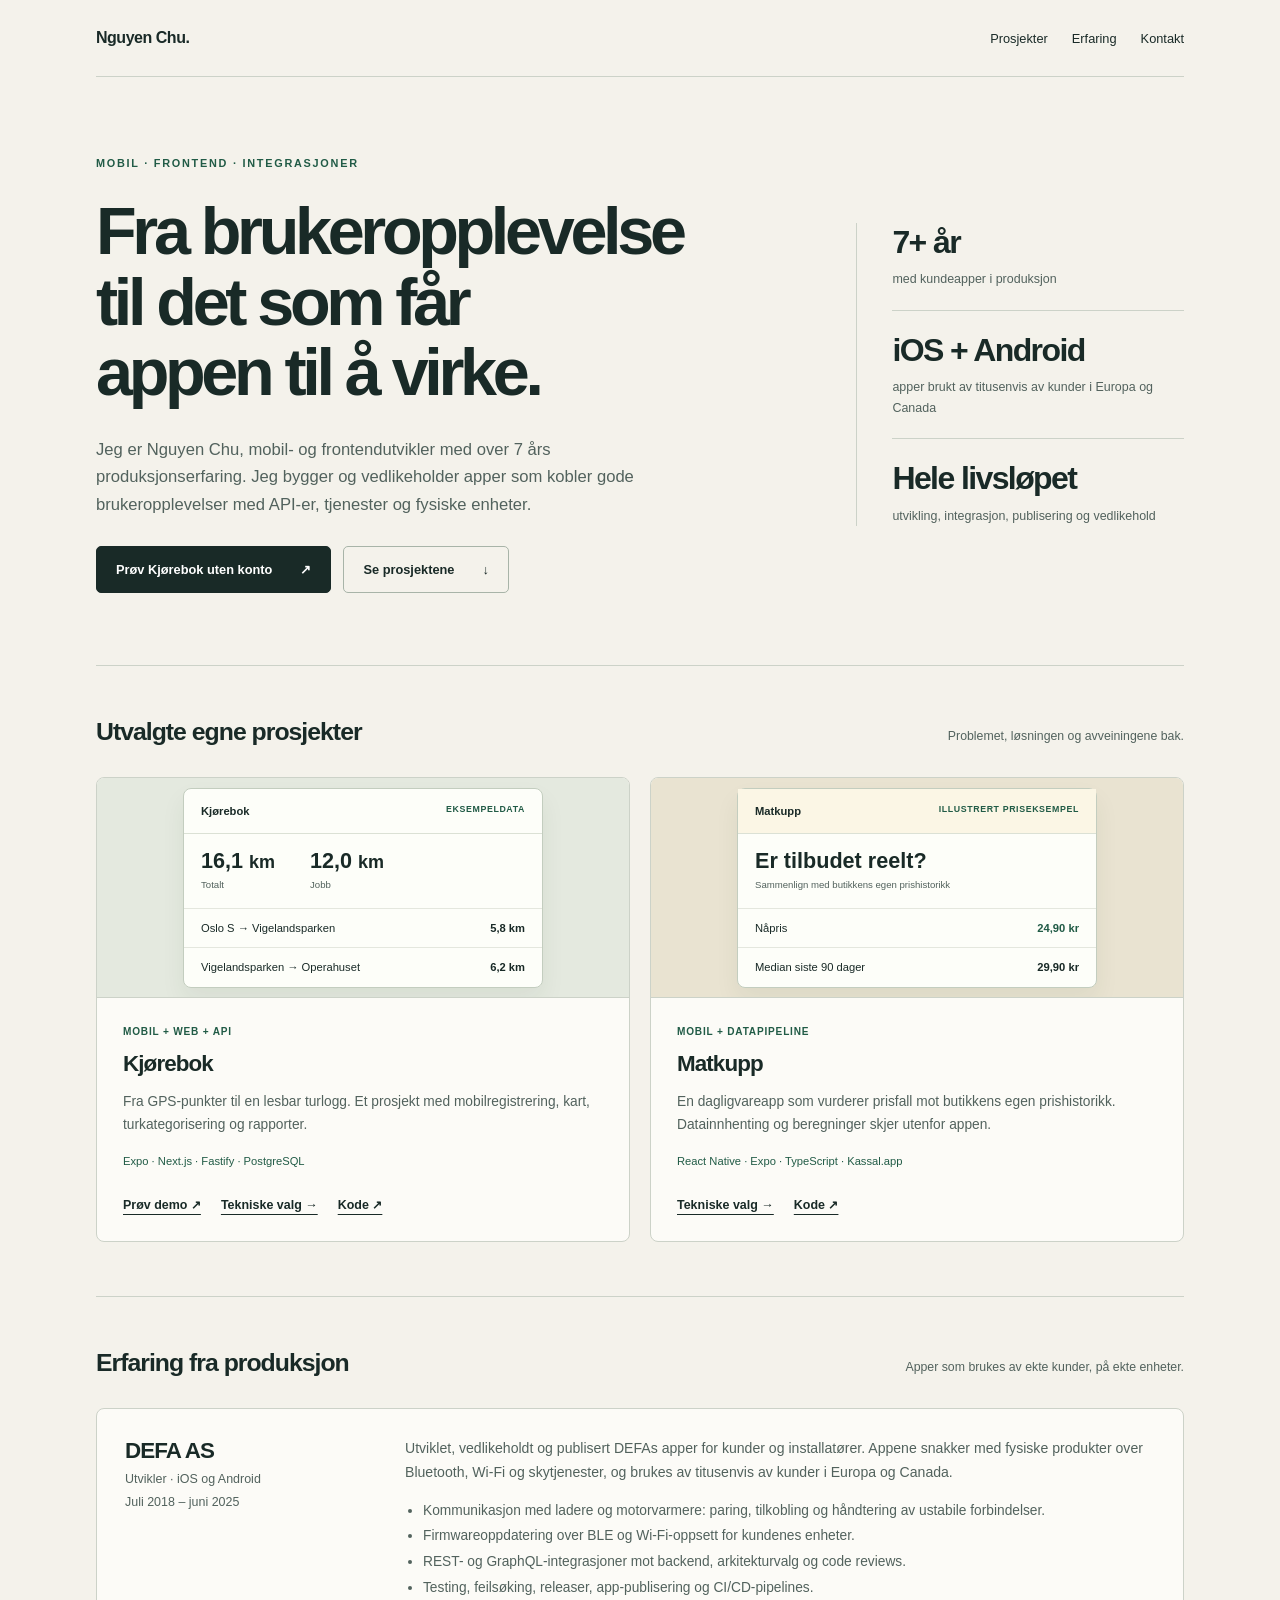
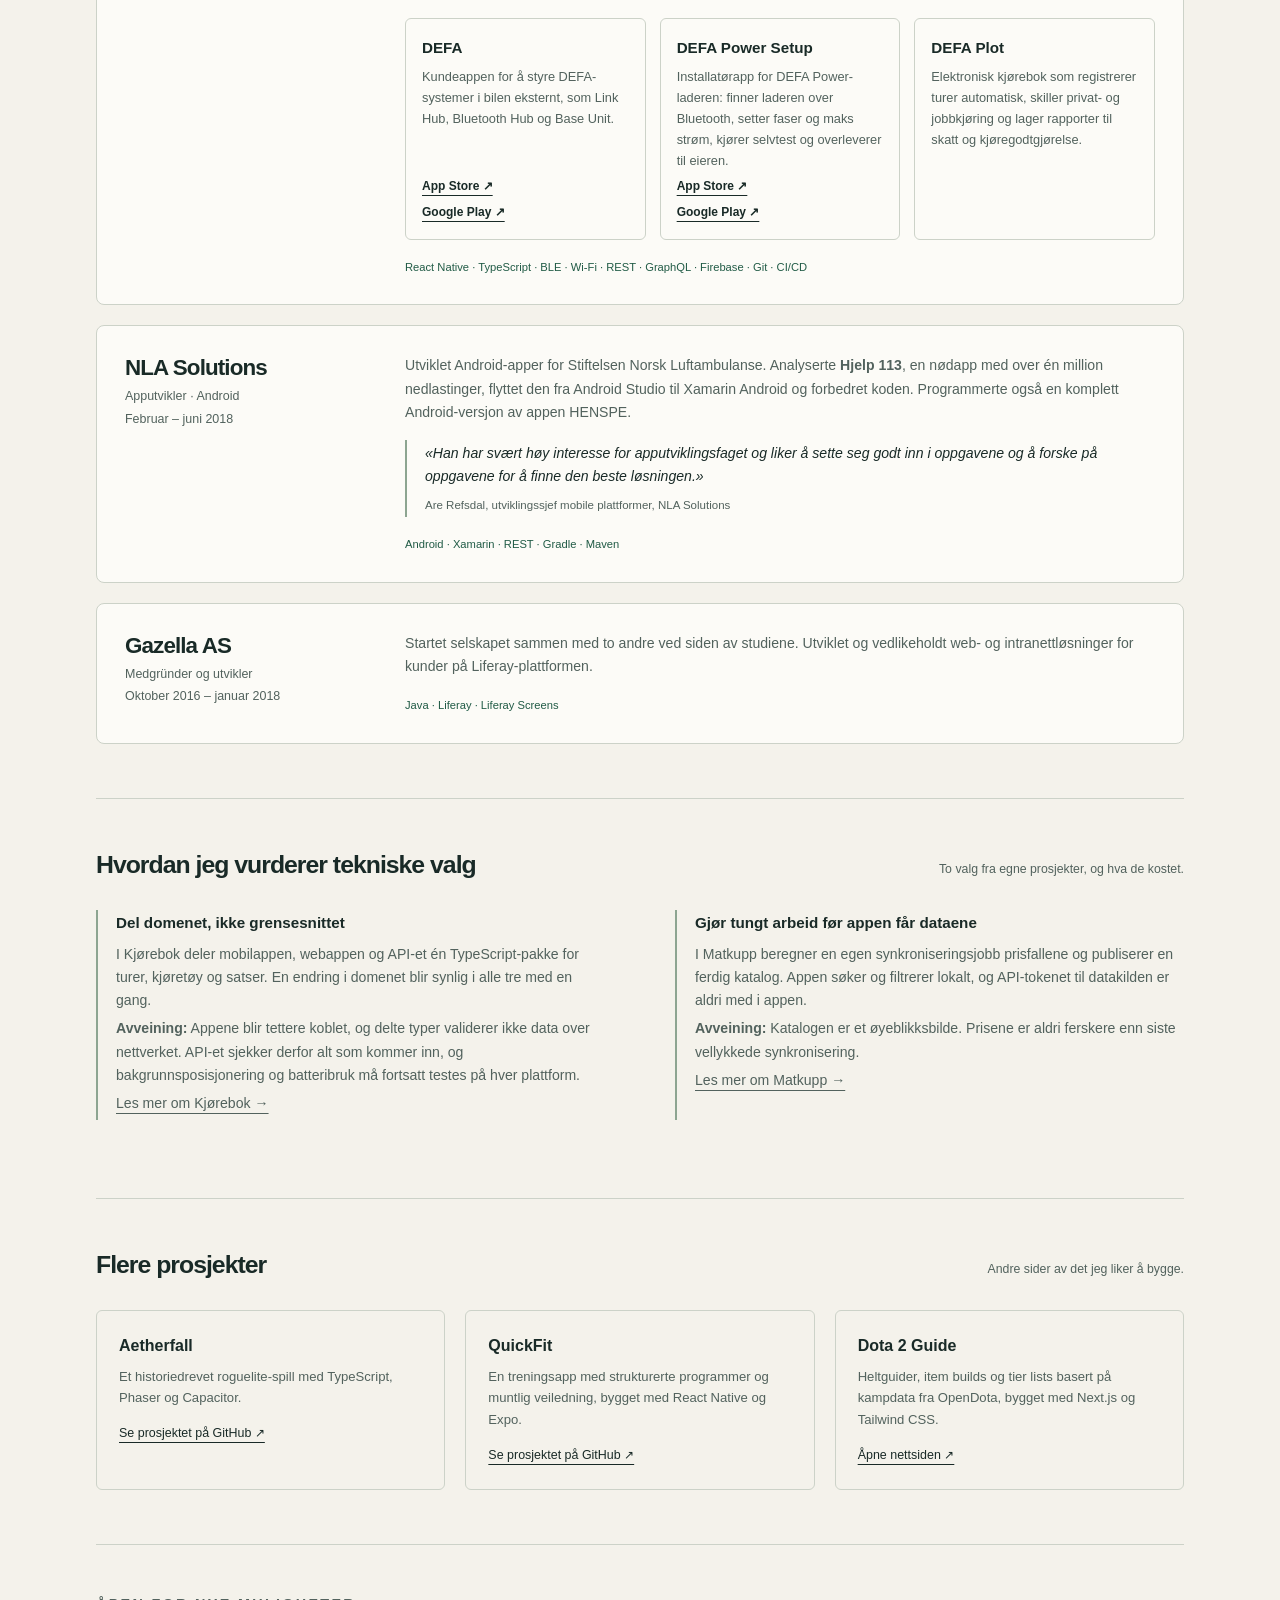
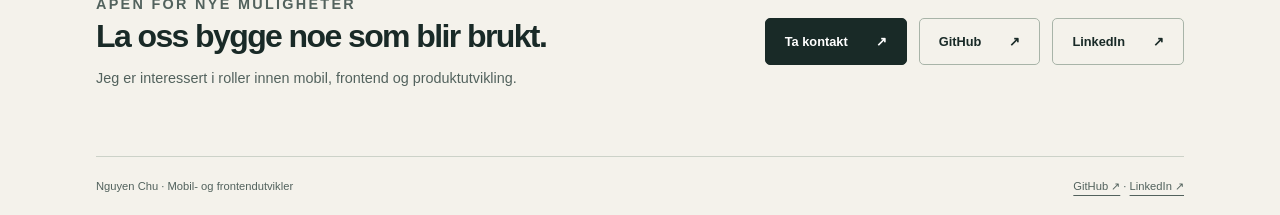
<file: site/index.html>
<!doctype html>
<html lang="nb"><head><meta charset="utf-8"><meta name="viewport" content="width=device-width, initial-scale=1"><title>Nguyen Chu – mobil- og frontendutvikler</title><meta name="description" content="Over 7 års produksjonserfaring med mobilapper. Se prosjekter, tekniske vurderinger og en åpen Kjørebok-demo."><meta name="theme-color" content="#f4f2eb"><meta property="og:title" content="Nguyen Chu – mobil- og frontendutvikler"><meta property="og:description" content="Over 7 års produksjonserfaring med mobilapper. Se prosjekter, tekniske vurderinger og en åpen Kjørebok-demo."><meta property="og:type" content="website"><meta property="og:url" content="https://nguyenchu.com/"><meta property="og:image" content="https://nguyenchu.com/images/kjorebok-demo.png"><meta property="og:image:width" content="1280"><meta property="og:image:height" content="720"><meta property="og:image:alt" content="Kjørebok-demo med eksempelturer og en rute på kart"><meta name="twitter:card" content="summary_large_image"><link rel="canonical" href="https://nguyenchu.com/"><link rel="stylesheet" href="styles.css?v=3"><link rel="icon" href="favicon.svg" type="image/svg+xml"></head><body><a class="skip" href="#innhold">Hopp til innhold</a><div class="wrap"><nav aria-label="Hovedmeny"><a class="brand" href="/">Nguyen Chu<span aria-hidden="true">.</span></a><div class="navlinks"><a href="/#prosjekter">Prosjekter</a><a href="/#erfaring">Erfaring</a><a href="/#kontakt">Kontakt</a></div></nav><main id="innhold">
<section class="hero"><div><p class="kicker">Mobil · Frontend · Integrasjoner</p><h1>Fra brukeropplevelse<br>til det som får<br>appen til å virke.</h1><p class="lead">Jeg er Nguyen Chu, mobil- og frontendutvikler med over 7 års produksjonserfaring. Jeg bygger og vedlikeholder apper som kobler gode brukeropplevelser med API-er, tjenester og fysiske enheter.</p><div class="actions"><a class="button" href="https://kjorebok.nguyenchu.com/demo">Prøv Kjørebok uten konto <span>↗</span></a><a class="button secondary" href="#prosjekter">Se prosjektene <span>↓</span></a></div></div><aside aria-label="Erfaring i korte trekk"><div class="stat"><strong>7+ år</strong><span>med kundeapper i produksjon</span></div><div class="stat"><strong>iOS + Android</strong><span>apper brukt av titusenvis av kunder i Europa og Canada</span></div><div class="stat"><strong>Hele livsløpet</strong><span>utvikling, integrasjon, publisering og vedlikehold</span></div></aside></section>
<section id="prosjekter" class="section"><div class="sectionhead"><h2>Utvalgte egne prosjekter</h2><p>Problemet, løsningen og avveiningene bak.</p></div><div class="projects">
<article class="project"><div class="preview" aria-hidden="true"><div class="mini"><div class="minihead"><span>Kjørebok</span><span class="minilabel">EKSEMPELDATA</span></div><div class="ministats"><div><strong>16,1 <small>km</small></strong><span>Totalt</span></div><div><strong>12,0 <small>km</small></strong><span>Jobb</span></div></div><div class="minirow"><span>Oslo S → Vigelandsparken</span><b>5,8 km</b></div><div class="minirow"><span>Vigelandsparken → Operahuset</span><b>6,2 km</b></div></div></div><div class="projectbody"><span class="tag">Mobil + web + API</span><h3>Kjørebok</h3><p>Fra GPS-punkter til en lesbar turlogg. Et prosjekt med mobilregistrering, kart, turkategorisering og rapporter.</p><p class="tech">Expo · Next.js · Fastify · PostgreSQL</p><div class="projectlinks"><a href="https://kjorebok.nguyenchu.com/demo">Prøv demo ↗</a><a href="prosjekter/kjorebok.html">Tekniske valg →</a><a href="https://github.com/nguyenchu/kjorebok">Kode ↗</a></div></div></article>
<article class="project"><div class="preview food" aria-hidden="true"><div class="mini"><div class="minihead"><span>Matkupp</span><span class="minilabel">ILLUSTRERT PRISEKSEMPEL</span></div><div class="ministats"><div><strong>Er tilbudet reelt?</strong><span>Sammenlign med butikkens egen prishistorikk</span></div></div><div class="minirow"><span>Nåpris</span><b class="price">24,90 kr</b></div><div class="minirow"><span>Median siste 90 dager</span><b>29,90 kr</b></div></div></div><div class="projectbody"><span class="tag">Mobil + datapipeline</span><h3>Matkupp</h3><p>En dagligvareapp som vurderer prisfall mot butikkens egen prishistorikk. Datainnhenting og beregninger skjer utenfor appen.</p><p class="tech">React Native · Expo · TypeScript · Kassal.app</p><div class="projectlinks"><a href="prosjekter/matkupp.html">Tekniske valg →</a><a href="https://github.com/nguyenchu/melk-og-brod">Kode ↗</a></div></div></article>
</div></section>
<section id="erfaring" class="section"><div class="sectionhead"><h2>Erfaring fra produksjon</h2><p>Apper som brukes av ekte kunder, på ekte enheter.</p></div><div class="jobs"><article class="job"><div class="jobmeta"><h3>DEFA AS</h3><p>Utvikler · iOS og Android</p><p>Juli 2018 – juni 2025</p></div><div class="jobbody"><p>Utviklet, vedlikeholdt og publisert DEFAs apper for kunder og installatører. Appene snakker med fysiske produkter over Bluetooth, Wi-Fi og skytjenester, og brukes av titusenvis av kunder i Europa og Canada.</p><ul class="duties"><li>Kommunikasjon med ladere og motorvarmere: paring, tilkobling og håndtering av ustabile forbindelser.</li><li>Firmwareoppdatering over BLE og Wi-Fi-oppsett for kundenes enheter.</li><li>REST- og GraphQL-integrasjoner mot backend, arkitekturvalg og code reviews.</li><li>Testing, feilsøking, releaser, app-publisering og CI/CD-pipelines.</li></ul><ul class="apps"><li><strong>DEFA</strong><span>Kundeappen for å styre DEFA-systemer i bilen eksternt, som Link Hub, Bluetooth Hub og Base Unit.</span><a href="https://apps.apple.com/no/app/defa/id542334548">App Store ↗</a> <a href="https://play.google.com/store/apps/details?id=com.est.defa">Google Play ↗</a></li><li><strong>DEFA Power Setup</strong><span>Installatørapp for DEFA Power-laderen: finner laderen over Bluetooth, setter faser og maks strøm, kjører selvtest og overleverer til eieren.</span><a href="https://apps.apple.com/app/id1594348702">App Store ↗</a> <a href="https://play.google.com/store/apps/details?id=com.defa.chargerconfig">Google Play ↗</a></li><li><strong>DEFA Plot</strong><span>Elektronisk kjørebok som registrerer turer automatisk, skiller privat- og jobbkjøring og lager rapporter til skatt og kjøregodtgjørelse.</span></li></ul><p class="tech">React Native · TypeScript · BLE · Wi-Fi · REST · GraphQL · Firebase · Git · CI/CD</p></div></article><article class="job"><div class="jobmeta"><h3>NLA Solutions</h3><p>Apputvikler · Android</p><p>Februar – juni 2018</p></div><div class="jobbody"><p>Utviklet Android-apper for Stiftelsen Norsk Luftambulanse. Analyserte <strong>Hjelp 113</strong>, en nødapp med over én million nedlastinger, flyttet den fra Android Studio til Xamarin Android og forbedret koden. Programmerte også en komplett Android-versjon av appen HENSPE.</p><blockquote>«Han har svært høy interesse for apputviklingsfaget og liker å sette seg godt inn i oppgavene og å forske på oppgavene for å finne den beste løsningen.»<cite>Are Refsdal, utviklingssjef mobile plattformer, NLA Solutions</cite></blockquote><p class="tech">Android · Xamarin · REST · Gradle · Maven</p></div></article><article class="job"><div class="jobmeta"><h3>Gazella AS</h3><p>Medgründer og utvikler</p><p>Oktober 2016 – januar 2018</p></div><div class="jobbody"><p>Startet selskapet sammen med to andre ved siden av studiene. Utviklet og vedlikeholdt web- og intranettløsninger for kunder på Liferay-plattformen.</p><p class="tech">Java · Liferay · Liferay Screens</p></div></article></div></section>
<section class="section"><div class="sectionhead"><h2>Hvordan jeg vurderer tekniske valg</h2><p>To valg fra egne prosjekter, og hva de kostet.</p></div><div class="twocol"><div class="decision"><h3>Del domenet, ikke grensesnittet</h3><p>I Kjørebok deler mobilappen, webappen og API-et én TypeScript-pakke for turer, kjøretøy og satser. En endring i domenet blir synlig i alle tre med en gang.</p><p><strong>Avveining:</strong> Appene blir tettere koblet, og delte typer validerer ikke data over nettverket. API-et sjekker derfor alt som kommer inn, og bakgrunnsposisjonering og batteribruk må fortsatt testes på hver plattform.</p><p><a href="/prosjekter/kjorebok.html">Les mer om Kjørebok →</a></p></div><div class="decision"><h3>Gjør tungt arbeid før appen får dataene</h3><p>I Matkupp beregner en egen synkroniseringsjobb prisfallene og publiserer en ferdig katalog. Appen søker og filtrerer lokalt, og API-tokenet til datakilden er aldri med i appen.</p><p><strong>Avveining:</strong> Katalogen er et øyeblikksbilde. Prisene er aldri ferskere enn siste vellykkede synkronisering.</p><p><a href="/prosjekter/matkupp.html">Les mer om Matkupp →</a></p></div></div></section>
<section class="section"><div class="sectionhead"><h2>Flere prosjekter</h2><p>Andre sider av det jeg liker å bygge.</p></div><div class="more"><article><h3>Aetherfall</h3><p>Et historiedrevet roguelite-spill med TypeScript, Phaser og Capacitor.</p><a href="https://github.com/nguyenchu/aetherfall">Se prosjektet på GitHub ↗</a></article><article><h3>QuickFit</h3><p>En treningsapp med strukturerte programmer og muntlig veiledning, bygget med React Native og Expo.</p><a href="https://github.com/nguyenchu/quickfit">Se prosjektet på GitHub ↗</a></article><article><h3>Dota 2 Guide</h3><p>Heltguider, item builds og tier lists basert på kampdata fra OpenDota, bygget med Next.js og Tailwind CSS.</p><a href="https://dota2guide.nguyenchu.com">Åpne nettsiden ↗</a></article></div></section>
<section id="kontakt" class="contact"><div><p class="kicker">Åpen for nye muligheter</p><h2>La oss bygge noe som blir brukt.</h2><p>Jeg er interessert i roller innen mobil, frontend og produktutvikling.</p></div><div class="actions"><a class="button" href="mailto:kontakt@nguyenchu.com">Ta kontakt <span>↗</span></a><a class="button secondary" href="https://github.com/nguyenchu">GitHub <span>↗</span></a><a class="button secondary" href="https://www.linkedin.com/in/nguyen-chu/">LinkedIn <span>↗</span></a></div></section>
</main><footer><span>Nguyen Chu · Mobil- og frontendutvikler</span><span><a href="https://github.com/nguyenchu">GitHub ↗</a> · <a href="https://www.linkedin.com/in/nguyen-chu/">LinkedIn ↗</a></span></footer></div></body></html>
</file>
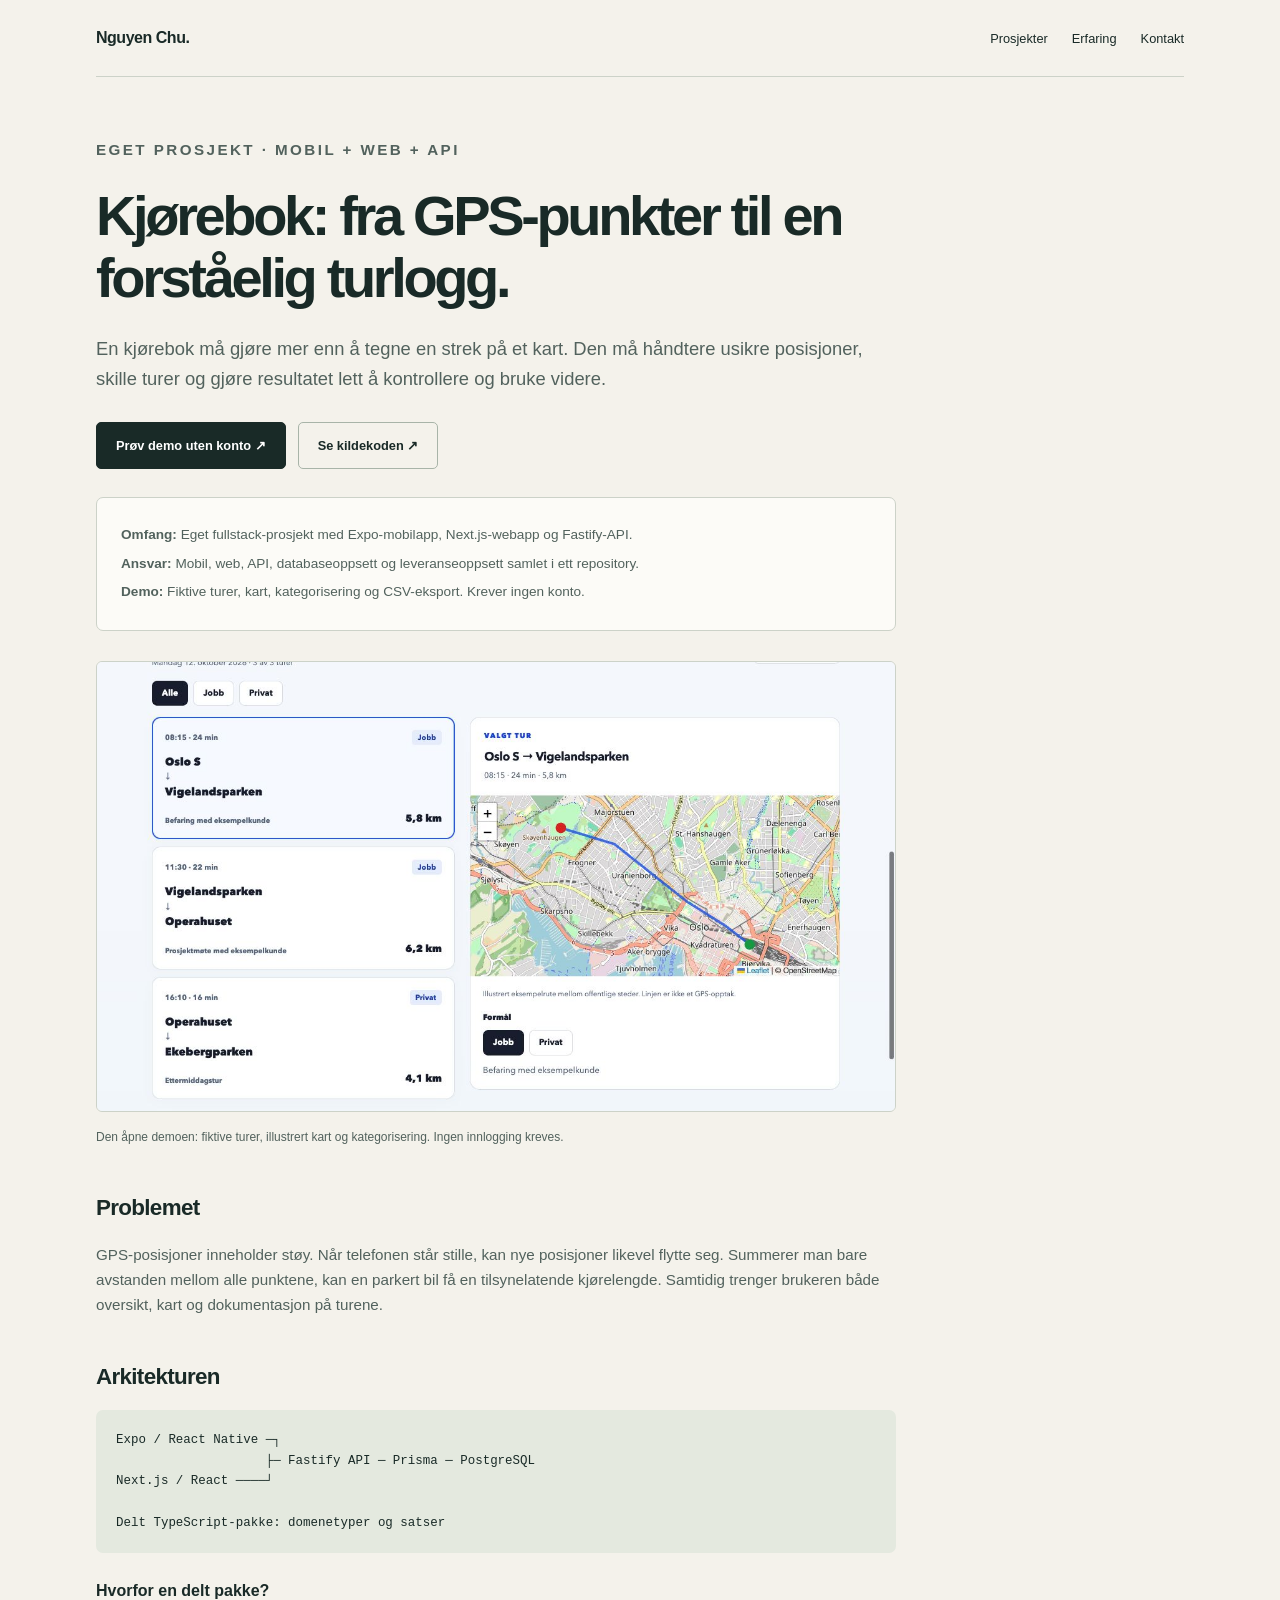
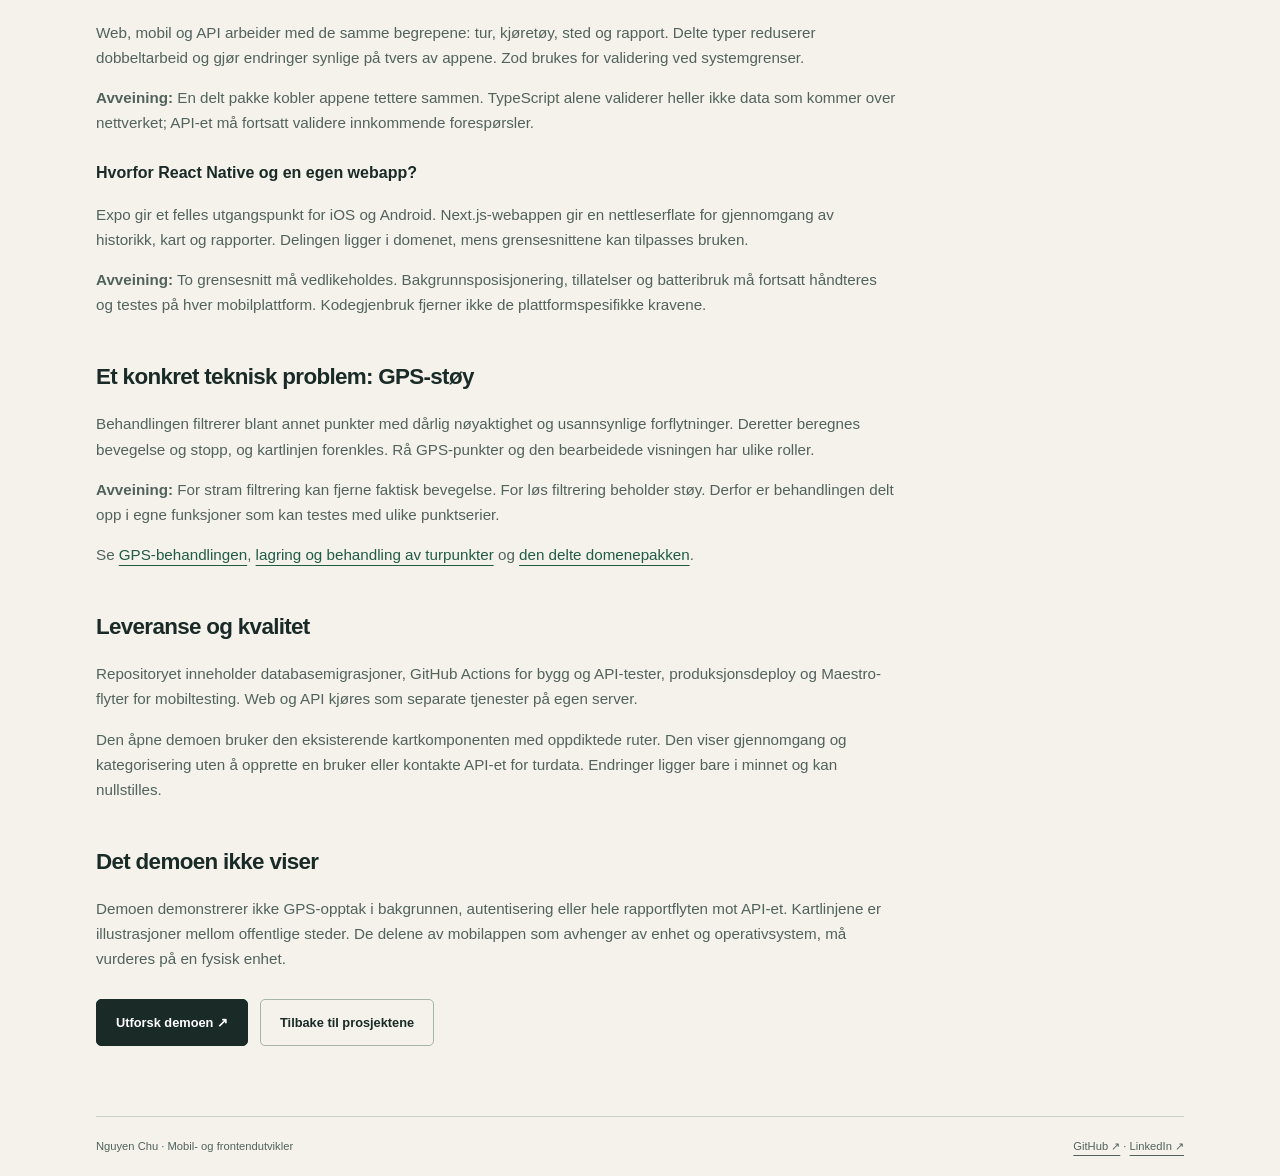
<file: site/prosjekter/kjorebok.html>
<!doctype html>
<html lang="nb"><head><meta charset="utf-8"><meta name="viewport" content="width=device-width, initial-scale=1"><title>Kjørebok – prosjektgjennomgang | Nguyen Chu</title><meta name="description" content="GPS-data, delte kontrakter og avveininger mellom web, mobil og API i Kjørebok."><meta name="theme-color" content="#f4f2eb"><meta property="og:title" content="Kjørebok – prosjektgjennomgang | Nguyen Chu"><meta property="og:description" content="GPS-data, delte kontrakter og avveininger mellom web, mobil og API i Kjørebok."><meta property="og:type" content="website"><meta property="og:url" content="https://nguyenchu.com/prosjekter/kjorebok.html"><meta property="og:image" content="https://nguyenchu.com/images/kjorebok-demo.png"><meta property="og:image:width" content="1280"><meta property="og:image:height" content="720"><meta property="og:image:alt" content="Kjørebok-demo med eksempelturer og en rute på kart"><meta name="twitter:card" content="summary_large_image"><link rel="stylesheet" href="../styles.css"><link rel="icon" href="../favicon.svg" type="image/svg+xml"></head><body><a class="skip" href="#innhold">Hopp til innhold</a><div class="wrap"><nav aria-label="Hovedmeny"><a class="brand" href="/">Nguyen Chu<span aria-hidden="true">.</span></a><div class="navlinks"><a href="/#prosjekter">Prosjekter</a><a href="/#erfaring">Erfaring</a><a href="/#kontakt">Kontakt</a></div></nav><main id="innhold" class="essay"><p class="kicker">Eget prosjekt · mobil + web + API</p><h1>Kjørebok: fra GPS-punkter til en forståelig turlogg.</h1><p class="intro">En kjørebok må gjøre mer enn å tegne en strek på et kart. Den må håndtere usikre posisjoner, skille turer og gjøre resultatet lett å kontrollere og bruke videre.</p><div class="actions"><a class="button" href="https://kjorebok.nguyenchu.com/demo">Prøv demo uten konto ↗</a><a class="button secondary" href="https://github.com/nguyenchu/kjorebok">Se kildekoden ↗</a></div><div class="factbox"><p><strong>Omfang:</strong> Eget fullstack-prosjekt med Expo-mobilapp, Next.js-webapp og Fastify-API.</p><p><strong>Ansvar:</strong> Mobil, web, API, databaseoppsett og leveranseoppsett samlet i ett repository.</p><p><strong>Demo:</strong> Fiktive turer, kart, kategorisering og CSV-eksport. Krever ingen konto.</p></div><figure><img src="../images/kjorebok-demo.png" width="1280" height="720" alt="Kjørebok-demo med tre fiktive turer, kart over Oslo og valg mellom jobb og privat" loading="lazy"><figcaption>Den åpne demoen: fiktive turer, illustrert kart og kategorisering. Ingen innlogging kreves.</figcaption></figure><h2>Problemet</h2><p>GPS-posisjoner inneholder støy. Når telefonen står stille, kan nye posisjoner likevel flytte seg. Summerer man bare avstanden mellom alle punktene, kan en parkert bil få en tilsynelatende kjørelengde. Samtidig trenger brukeren både oversikt, kart og dokumentasjon på turene.</p><h2>Arkitekturen</h2><pre class="architecture">Expo / React Native ─┐
                    ├─ Fastify API ─ Prisma ─ PostgreSQL
Next.js / React ────┘

Delt TypeScript-pakke: domenetyper og satser</pre><h3>Hvorfor en delt pakke?</h3><p>Web, mobil og API arbeider med de samme begrepene: tur, kjøretøy, sted og rapport. Delte typer reduserer dobbeltarbeid og gjør endringer synlige på tvers av appene. Zod brukes for validering ved systemgrenser.</p><p><strong>Avveining:</strong> En delt pakke kobler appene tettere sammen. TypeScript alene validerer heller ikke data som kommer over nettverket; API-et må fortsatt validere innkommende forespørsler.</p><h3>Hvorfor React Native og en egen webapp?</h3><p>Expo gir et felles utgangspunkt for iOS og Android. Next.js-webappen gir en nettleserflate for gjennomgang av historikk, kart og rapporter. Delingen ligger i domenet, mens grensesnittene kan tilpasses bruken.</p><p><strong>Avveining:</strong> To grensesnitt må vedlikeholdes. Bakgrunnsposisjonering, tillatelser og batteribruk må fortsatt håndteres og testes på hver mobilplattform. Kodegjenbruk fjerner ikke de plattformspesifikke kravene.</p><h2>Et konkret teknisk problem: GPS-støy</h2><p>Behandlingen filtrerer blant annet punkter med dårlig nøyaktighet og usannsynlige forflytninger. Deretter beregnes bevegelse og stopp, og kartlinjen forenkles. Rå GPS-punkter og den bearbeidede visningen har ulike roller.</p><p><strong>Avveining:</strong> For stram filtrering kan fjerne faktisk bevegelse. For løs filtrering beholder støy. Derfor er behandlingen delt opp i egne funksjoner som kan testes med ulike punktserier.</p><p>Se <a href="https://github.com/nguyenchu/kjorebok/tree/main/apps/api/src/lib/track">GPS-behandlingen</a>, <a href="https://github.com/nguyenchu/kjorebok/blob/main/apps/api/src/lib/tripPoints.ts">lagring og behandling av turpunkter</a> og <a href="https://github.com/nguyenchu/kjorebok/tree/main/packages/shared/src">den delte domenepakken</a>.</p><h2>Leveranse og kvalitet</h2><p>Repositoryet inneholder databasemigrasjoner, GitHub Actions for bygg og API-tester, produksjonsdeploy og Maestro-flyter for mobiltesting. Web og API kjøres som separate tjenester på egen server.</p><p>Den åpne demoen bruker den eksisterende kartkomponenten med oppdiktede ruter. Den viser gjennomgang og kategorisering uten å opprette en bruker eller kontakte API-et for turdata. Endringer ligger bare i minnet og kan nullstilles.</p><h2>Det demoen ikke viser</h2><p>Demoen demonstrerer ikke GPS-opptak i bakgrunnen, autentisering eller hele rapportflyten mot API-et. Kartlinjene er illustrasjoner mellom offentlige steder. De delene av mobilappen som avhenger av enhet og operativsystem, må vurderes på en fysisk enhet.</p><div class="actions"><a class="button" href="https://kjorebok.nguyenchu.com/demo">Utforsk demoen ↗</a><a class="button secondary" href="/#prosjekter">Tilbake til prosjektene</a></div></main><footer><span>Nguyen Chu · Mobil- og frontendutvikler</span><span><a href="https://github.com/nguyenchu">GitHub ↗</a> · <a href="https://www.linkedin.com/in/nguyen-chu/">LinkedIn ↗</a></span></footer></div></body></html>
</file>
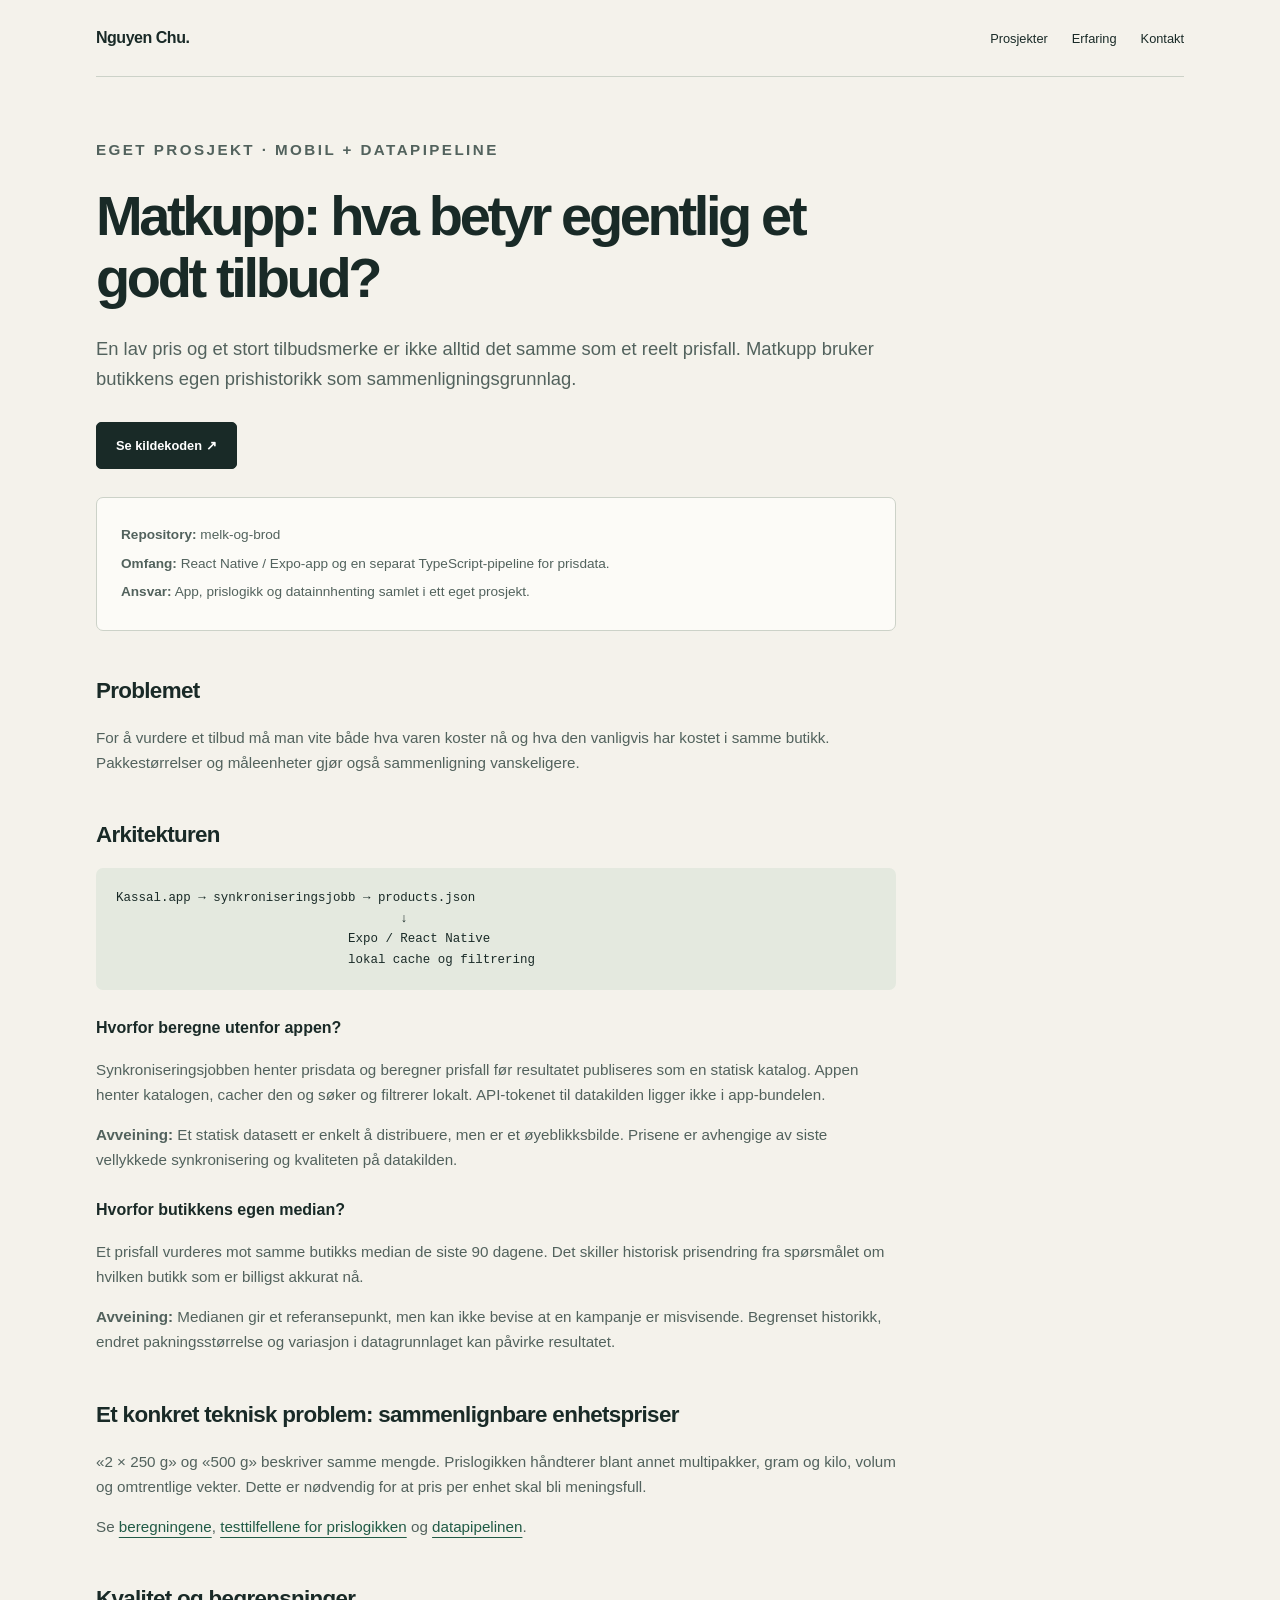
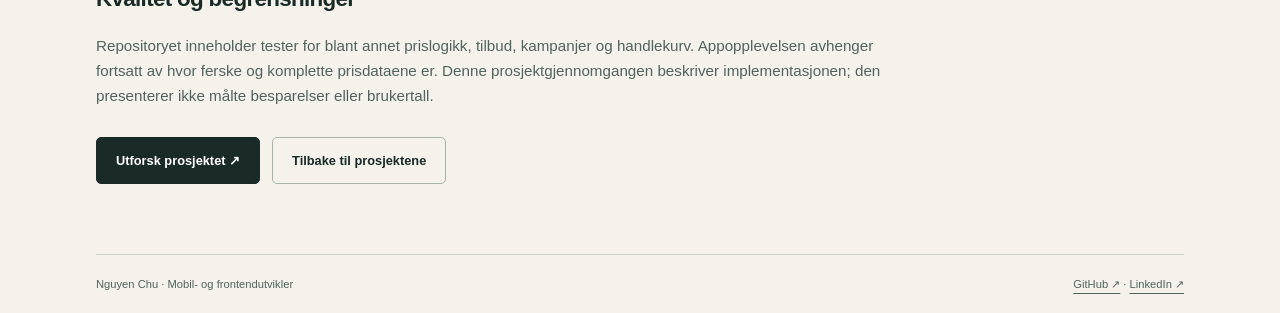
<file: site/prosjekter/matkupp.html>
<!doctype html>
<html lang="nb"><head><meta charset="utf-8"><meta name="viewport" content="width=device-width, initial-scale=1"><title>Matkupp – prosjektgjennomgang | Nguyen Chu</title><meta name="description" content="Prishistorikk, enhetspriser og avveininger i en React Native-app for dagligvaretilbud."><meta name="theme-color" content="#f4f2eb"><meta property="og:title" content="Matkupp – prosjektgjennomgang | Nguyen Chu"><meta property="og:description" content="Prishistorikk, enhetspriser og avveininger i en React Native-app for dagligvaretilbud."><meta property="og:type" content="website"><meta property="og:url" content="https://nguyenchu.com/prosjekter/matkupp.html"><link rel="stylesheet" href="../styles.css"><link rel="icon" href="../favicon.svg" type="image/svg+xml"></head><body><a class="skip" href="#innhold">Hopp til innhold</a><div class="wrap"><nav aria-label="Hovedmeny"><a class="brand" href="/">Nguyen Chu<span aria-hidden="true">.</span></a><div class="navlinks"><a href="/#prosjekter">Prosjekter</a><a href="/#erfaring">Erfaring</a><a href="/#kontakt">Kontakt</a></div></nav><main id="innhold" class="essay"><p class="kicker">Eget prosjekt · mobil + datapipeline</p><h1>Matkupp: hva betyr egentlig et godt tilbud?</h1><p class="intro">En lav pris og et stort tilbudsmerke er ikke alltid det samme som et reelt prisfall. Matkupp bruker butikkens egen prishistorikk som sammenligningsgrunnlag.</p><div class="actions"><a class="button" href="https://github.com/nguyenchu/melk-og-brod">Se kildekoden ↗</a></div><div class="factbox"><p><strong>Repository:</strong> melk-og-brod</p><p><strong>Omfang:</strong> React Native / Expo-app og en separat TypeScript-pipeline for prisdata.</p><p><strong>Ansvar:</strong> App, prislogikk og datainnhenting samlet i ett eget prosjekt.</p></div><h2>Problemet</h2><p>For å vurdere et tilbud må man vite både hva varen koster nå og hva den vanligvis har kostet i samme butikk. Pakkestørrelser og måleenheter gjør også sammenligning vanskeligere.</p><h2>Arkitekturen</h2><pre class="architecture">Kassal.app → synkroniseringsjobb → products.json
                                      ↓
                               Expo / React Native
                               lokal cache og filtrering</pre><h3>Hvorfor beregne utenfor appen?</h3><p>Synkroniseringsjobben henter prisdata og beregner prisfall før resultatet publiseres som en statisk katalog. Appen henter katalogen, cacher den og søker og filtrerer lokalt. API-tokenet til datakilden ligger ikke i app-bundelen.</p><p><strong>Avveining:</strong> Et statisk datasett er enkelt å distribuere, men er et øyeblikksbilde. Prisene er avhengige av siste vellykkede synkronisering og kvaliteten på datakilden.</p><h3>Hvorfor butikkens egen median?</h3><p>Et prisfall vurderes mot samme butikks median de siste 90 dagene. Det skiller historisk prisendring fra spørsmålet om hvilken butikk som er billigst akkurat nå.</p><p><strong>Avveining:</strong> Medianen gir et referansepunkt, men kan ikke bevise at en kampanje er misvisende. Begrenset historikk, endret pakningsstørrelse og variasjon i datagrunnlaget kan påvirke resultatet.</p><h2>Et konkret teknisk problem: sammenlignbare enhetspriser</h2><p>«2 × 250 g» og «500 g» beskriver samme mengde. Prislogikken håndterer blant annet multipakker, gram og kilo, volum og omtrentlige vekter. Dette er nødvendig for at pris per enhet skal bli meningsfull.</p><p>Se <a href="https://github.com/nguyenchu/melk-og-brod/blob/main/lib/pricing.ts">beregningene</a>, <a href="https://github.com/nguyenchu/melk-og-brod/blob/main/lib/pricing.test.ts">testtilfellene for prislogikken</a> og <a href="https://github.com/nguyenchu/melk-og-brod/tree/main/scripts/kassal-sync">datapipelinen</a>.</p><h2>Kvalitet og begrensninger</h2><p>Repositoryet inneholder tester for blant annet prislogikk, tilbud, kampanjer og handlekurv. Appopplevelsen avhenger fortsatt av hvor ferske og komplette prisdataene er. Denne prosjektgjennomgangen beskriver implementasjonen; den presenterer ikke målte besparelser eller brukertall.</p><div class="actions"><a class="button" href="https://github.com/nguyenchu/melk-og-brod">Utforsk prosjektet ↗</a><a class="button secondary" href="/#prosjekter">Tilbake til prosjektene</a></div></main><footer><span>Nguyen Chu · Mobil- og frontendutvikler</span><span><a href="https://github.com/nguyenchu">GitHub ↗</a> · <a href="https://www.linkedin.com/in/nguyen-chu/">LinkedIn ↗</a></span></footer></div></body></html>
</file>
<file: site/styles.css>
:root{--bg:#f4f2eb;--ink:#192a27;--muted:#52625d;--line:#ccd2c8;--accent:#215b46;--paper:#fcfbf7}*{box-sizing:border-box}html{scroll-behavior:smooth;scroll-padding-top:30px}body{margin:0;background:var(--bg);color:var(--ink);font-family:Inter,"Avenir Next","Segoe UI",sans-serif;line-height:1.65}a{color:inherit;text-underline-offset:5px}a:hover{color:var(--accent)}a:focus-visible,summary:focus-visible{outline:3px solid #217252;outline-offset:6px}.wrap{max-width:1160px;margin:auto;padding:0 36px}.skip{position:absolute;top:-100px;left:20px;background:var(--ink);color:white;padding:12px;z-index:10}.skip:focus{top:10px}nav{display:flex;justify-content:space-between;align-items:center;gap:25px;padding:25px 0;border-bottom:1px solid var(--line)}.brand{text-decoration:none;font-size:1rem;font-weight:800;letter-spacing:-.03em}.navlinks{display:flex;gap:24px;font-size:.8rem}.navlinks a{text-decoration:none}.hero{display:grid;grid-template-columns:1.35fr .65fr;gap:80px;padding:78px 0 72px;align-items:center}.kicker{font-size:.68rem;font-weight:750;letter-spacing:.16em;text-transform:uppercase;color:var(--accent);margin:0 0 23px}.hero h1{font-size:clamp(2.8rem,5.2vw,4.4rem);line-height:1.06;letter-spacing:-.065em;max-width:730px;font-weight:650;margin:0 0 28px}.hero .lead{font-size:1.04rem;color:var(--muted);max-width:590px}.actions{display:flex;gap:12px;flex-wrap:wrap;margin-top:28px}.button{display:inline-flex;align-items:center;justify-content:center;gap:28px;background:var(--ink);color:white;padding:12px 19px;border:1px solid var(--ink);border-radius:5px;text-decoration:none;font-size:.8rem;font-weight:650}.button:hover{background:var(--accent);color:white}.button.secondary{background:transparent;color:var(--ink);border-color:#a8b4a8}.hero aside{border-left:1px solid var(--line);padding-left:35px}.stat{padding:20px 0;border-bottom:1px solid var(--line)}.stat:first-child{padding-top:0}.stat:last-child{border:0;padding-bottom:0}.stat strong{font-size:2rem;font-weight:550;letter-spacing:-.05em;display:block;line-height:1.2}.stat span{font-size:.78rem;color:var(--muted);display:block;margin-top:8px}.section{padding:46px 0 54px;border-top:1px solid var(--line)}.sectionhead{display:flex;justify-content:space-between;gap:30px;align-items:baseline;margin-bottom:24px}.sectionhead h2{font-size:1.55rem;letter-spacing:-.04em;margin:0;font-weight:600}.sectionhead p{font-size:.77rem;color:var(--muted);margin:0}.projects{display:grid;grid-template-columns:1fr 1fr;gap:20px}.project{background:var(--paper);border:1px solid var(--line);border-radius:8px;overflow:hidden;display:flex;flex-direction:column}.preview{height:220px;border-bottom:1px solid var(--line);padding:28px;display:flex;align-items:center;justify-content:center;overflow:hidden;background:#e4e9df}.mini{width:100%;max-width:360px;border:1px solid #c3cdbf;background:#fdfef9;border-radius:8px;box-shadow:0 12px 25px #223d2410;font-size:.7rem}.minihead{display:flex;justify-content:space-between;padding:13px 17px;border-bottom:1px solid #dbe1d5;font-weight:750}.minilabel{color:var(--accent);font-size:.55rem;font-weight:700;letter-spacing:.07em}.ministats{display:flex;gap:35px;padding:14px 17px}.ministats strong{display:block;font-size:1.35rem;line-height:1.25}.ministats span{font-size:.6rem;color:var(--muted)}.minirow{padding:10px 17px;border-top:1px solid #e4e7de;display:flex;justify-content:space-between;gap:8px}.preview.food{background:#e9e3d1}.food .minihead{background:#fbf6e5}.price{color:#215b46;font-weight:800}.projectbody{padding:26px;flex:1;display:flex;flex-direction:column;align-items:start}.project h3{font-size:1.4rem;letter-spacing:-.04em;margin:5px 0 8px}.projectbody>p{font-size:.86rem;color:var(--muted);margin:0 0 16px}.projectbody .tag{font-size:.63rem;letter-spacing:.08em;text-transform:uppercase;color:var(--accent);font-weight:750}.tech{font-size:.7rem!important;color:var(--accent)!important;margin-top:auto!important}.projectlinks{display:flex;gap:20px;flex-wrap:wrap;font-size:.78rem;font-weight:650;margin-top:8px}.twocol{display:grid;grid-template-columns:1fr 1fr;gap:70px}.twocol h3{font-size:.95rem;margin:0 0 8px}.twocol p,.twocol li{font-size:.88rem;color:var(--muted)}.twocol ul{padding-left:20px}.decision{border-left:2px solid #8da591;padding-left:18px;margin:24px 0}.decision:first-child,.twocol>.decision{margin-top:0}.decision p{margin:5px 0}.more{display:grid;grid-template-columns:repeat(3,1fr);gap:20px}.more article{border:1px solid var(--line);padding:22px;border-radius:6px}.more h3{font-size:1rem;margin:0 0 6px}.more p{font-size:.82rem;color:var(--muted);margin:0 0 10px}.more a{font-size:.78rem}.contact{padding:48px 0 65px;display:flex;justify-content:space-between;gap:30px;align-items:center;border-top:1px solid var(--line)}.contact h2{font-size:2rem;letter-spacing:-.05em;line-height:1.2;margin:0 0 12px}.contact p{font-size:.9rem;color:var(--muted);max-width:600px;margin:0}.contact .actions{margin:0}footer{display:flex;justify-content:space-between;gap:20px;font-size:.7rem;color:var(--muted);padding:20px 0;border-top:1px solid var(--line)}.essay{max-width:800px;padding:60px 0 70px}.essay h1{font-size:clamp(2.3rem,5vw,3.5rem);line-height:1.1;letter-spacing:-.06em;margin:0 0 25px}.essay .intro{font-size:1.15rem;color:var(--muted)}.essay h2{font-size:1.4rem;letter-spacing:-.03em;margin:42px 0 14px}.essay h3{font-size:1rem;margin:25px 0 10px}.essay p,.essay li{font-size:.95rem;color:var(--muted)}.essay a{color:var(--accent)}.essay .button{color:white}.essay .button.secondary{color:var(--ink)}.factbox{background:var(--paper);border:1px solid var(--line);padding:20px 24px;border-radius:7px;margin:28px 0}.factbox p{margin:6px 0;font-size:.85rem}.architecture{padding:20px;background:#e4e9df;font-family:ui-monospace,monospace;white-space:pre-wrap;font-size:.78rem;border-radius:7px;overflow-wrap:anywhere}.note{font-size:.75rem!important;color:var(--muted)}.essay figure{margin:30px 0}.essay img{width:100%;height:auto;border:1px solid var(--line);border-radius:6px}.essay figcaption{font-size:.75rem;color:var(--muted);margin-top:8px}@media(max-width:760px){.wrap{padding:0 21px}.hero{grid-template-columns:1fr;gap:35px;padding:46px 0}.hero aside{display:grid;grid-template-columns:1fr 1fr;border-left:0;padding:0;border-top:1px solid var(--line);padding-top:25px;gap:20px}.stat{padding:0;border:0}.stat strong{font-size:1.5rem}.stat:last-child{grid-column:1/-1}.projects,.twocol,.more{grid-template-columns:1fr}.twocol{gap:28px}.sectionhead{display:block}.sectionhead p{margin-top:8px}.section{padding:35px 0}.navlinks{gap:16px}.navlinks a:last-child{display:none}.contact{flex-direction:column;align-items:start}.preview{height:210px}.projectbody{padding:22px}.essay{padding-top:40px}footer{flex-wrap:wrap}.hero h1{font-size:3rem}}@media(prefers-reduced-motion:reduce){html{scroll-behavior:auto}}
.jobs{display:grid;gap:20px}.job{display:grid;grid-template-columns:.32fr 1fr;gap:40px;background:var(--paper);border:1px solid var(--line);border-radius:8px;padding:28px}.jobmeta h3{font-size:1.4rem;letter-spacing:-.04em;margin:0 0 4px}.jobmeta p{font-size:.78rem;color:var(--muted);margin:0}.jobbody>p{font-size:.88rem;color:var(--muted);margin:0 0 16px}.jobbody .tech{margin:18px 0 0!important}.apps{list-style:none;padding:0;margin:0;display:grid;grid-template-columns:repeat(3,1fr);gap:14px}.apps li{border:1px solid var(--line);border-radius:6px;padding:16px;font-size:.8rem;display:flex;flex-direction:column;gap:6px}.apps strong{font-size:.95rem}.apps span{color:var(--muted);flex:1}.apps a{font-size:.75rem;font-weight:650;margin-right:12px}blockquote{margin:0;border-left:2px solid #8da591;padding:2px 0 2px 18px;font-size:.88rem;font-style:italic;color:var(--ink)}blockquote cite{display:block;font-style:normal;font-size:.72rem;color:var(--muted);margin-top:8px}@media(max-width:760px){.job{grid-template-columns:1fr;gap:16px;padding:22px}.apps{grid-template-columns:1fr}}
.jobmeta p+p{margin-top:2px}.duties{margin:0 0 18px;padding-left:18px}.duties li{font-size:.86rem;color:var(--muted);margin:3px 0}
.jobmeta h3{line-height:1.25}
</file>
